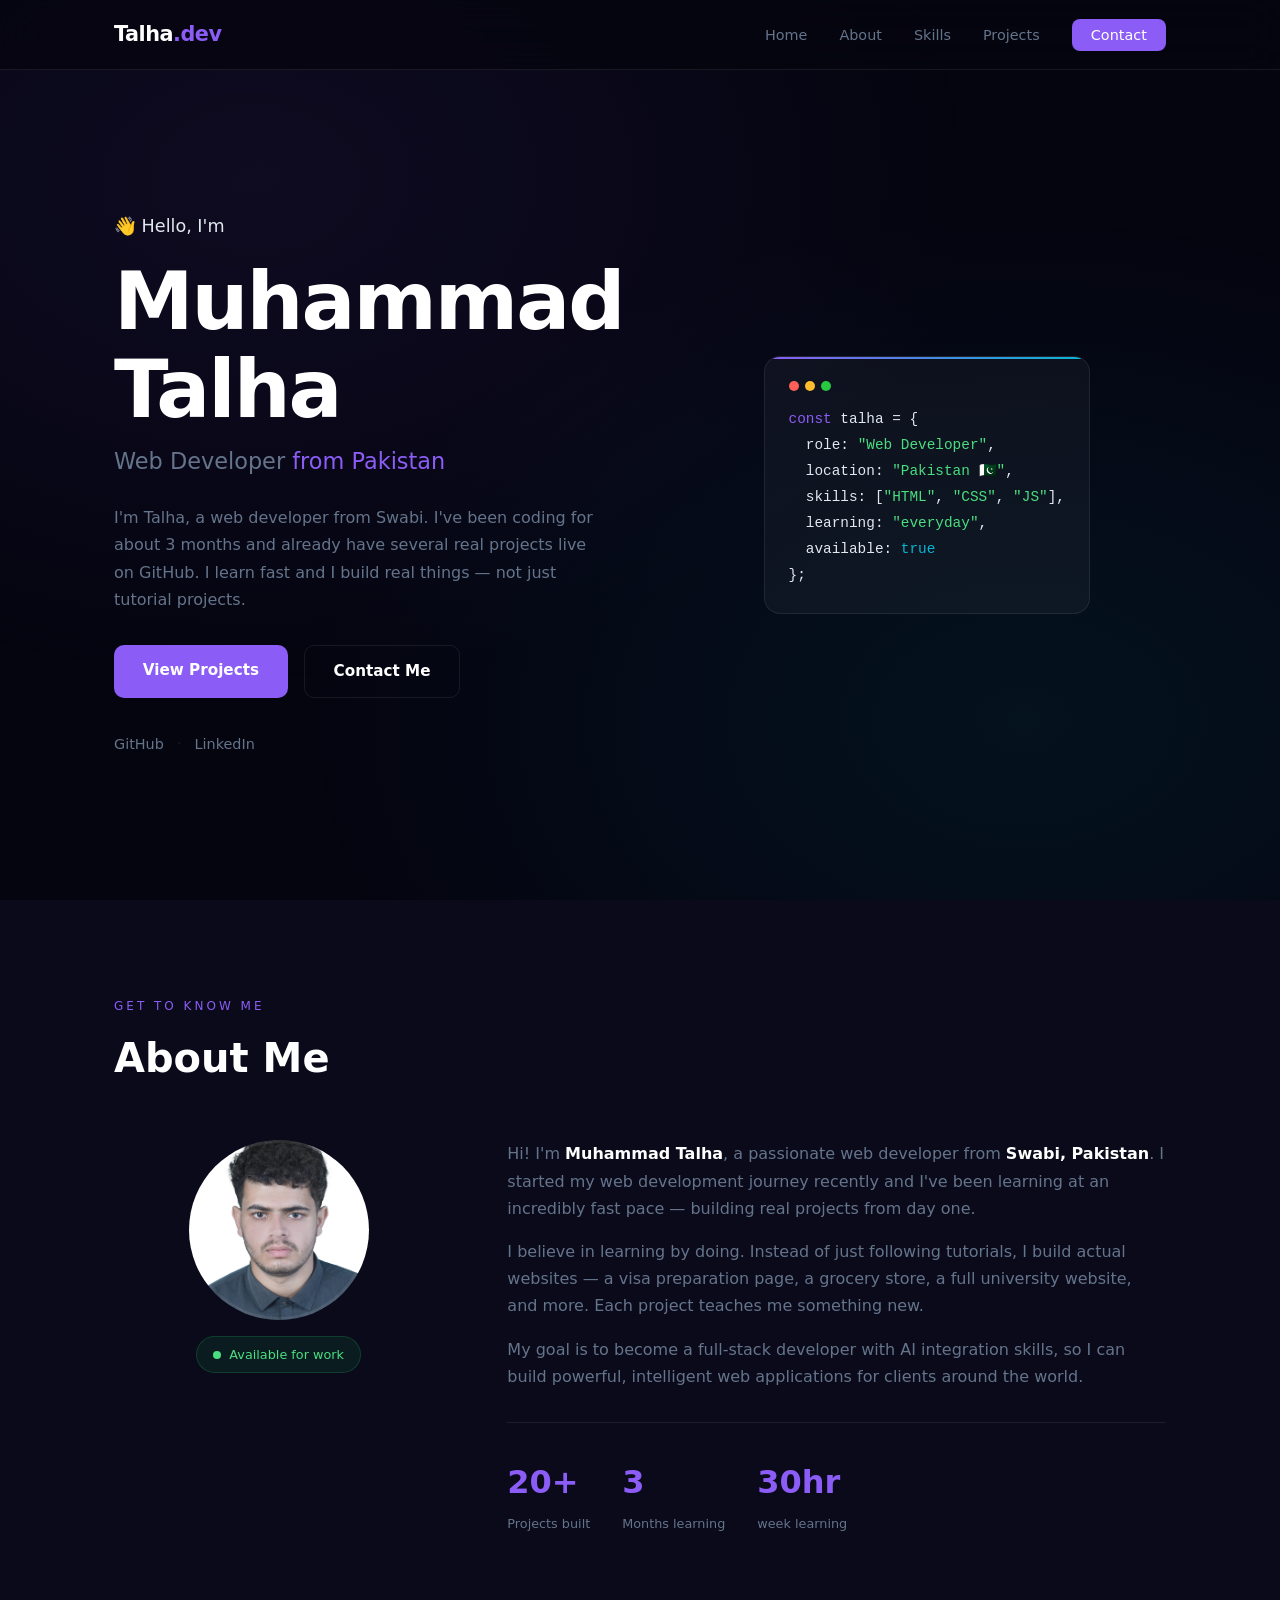
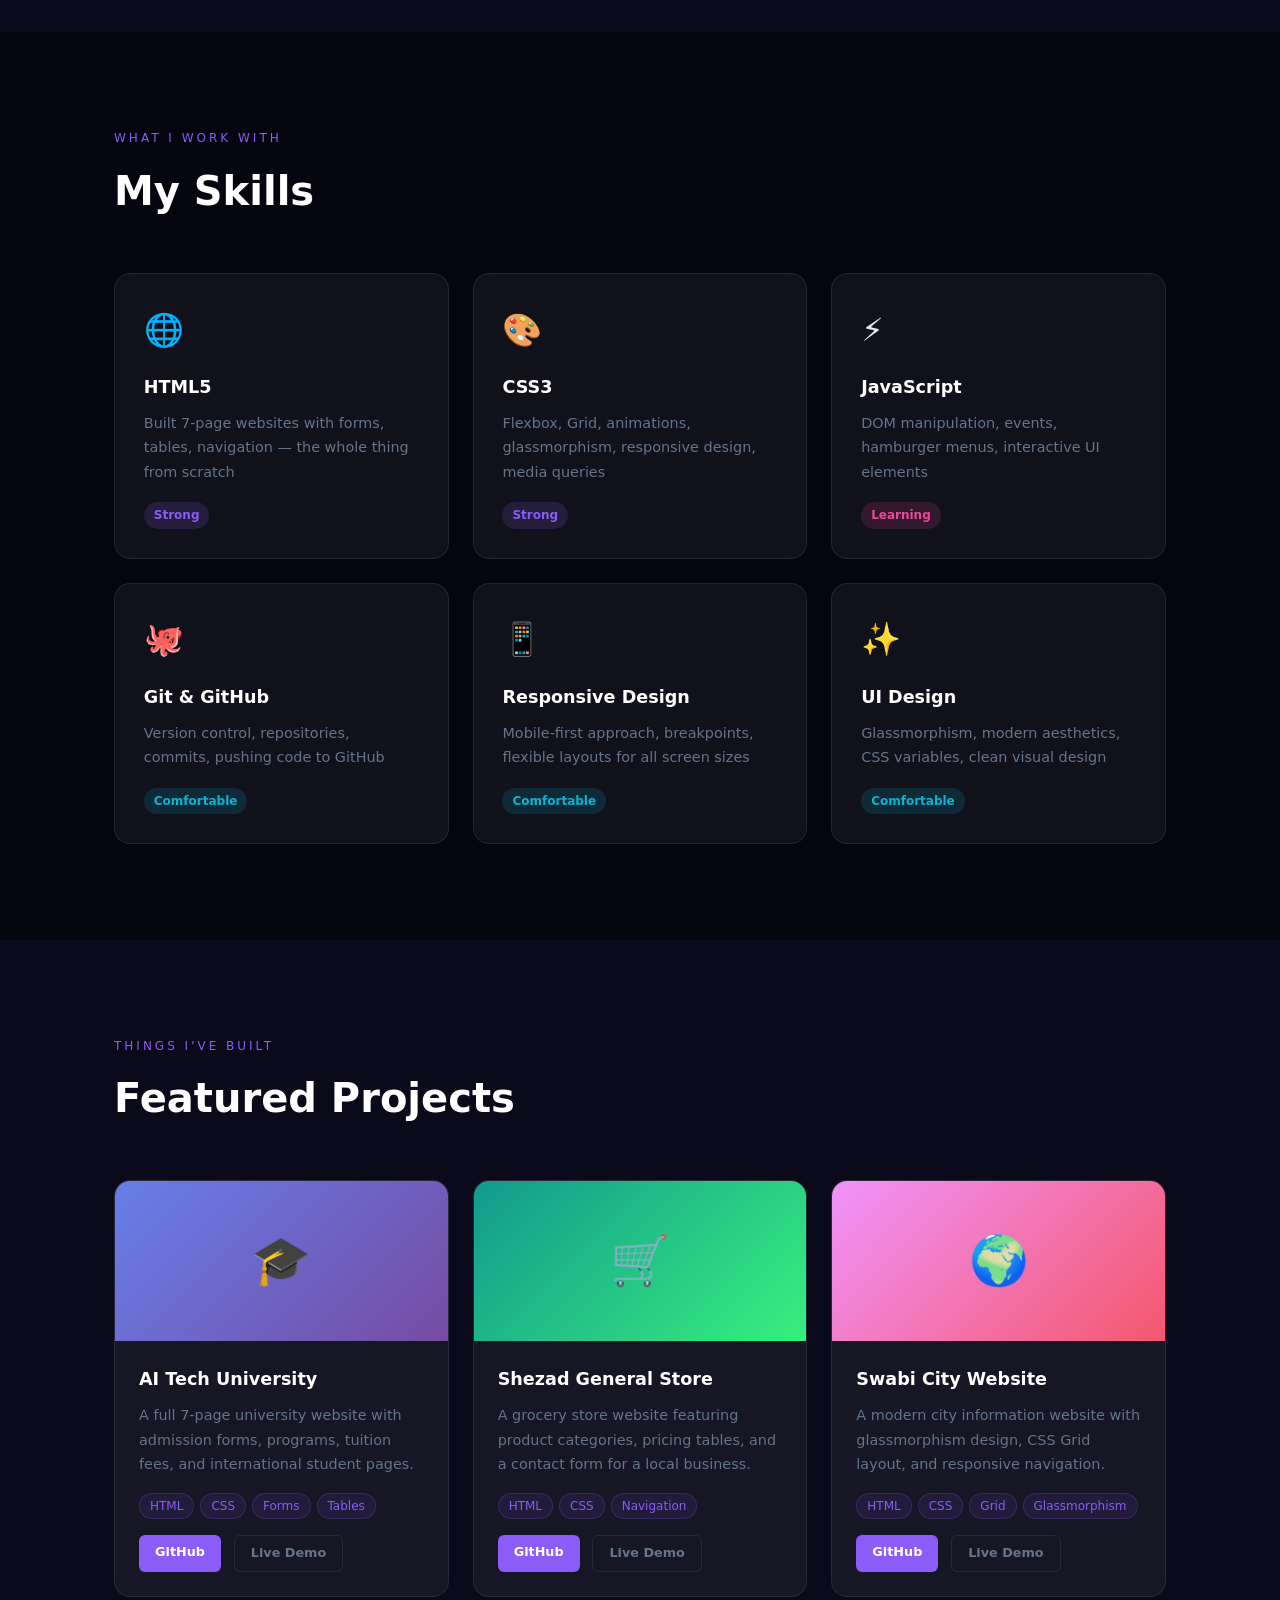
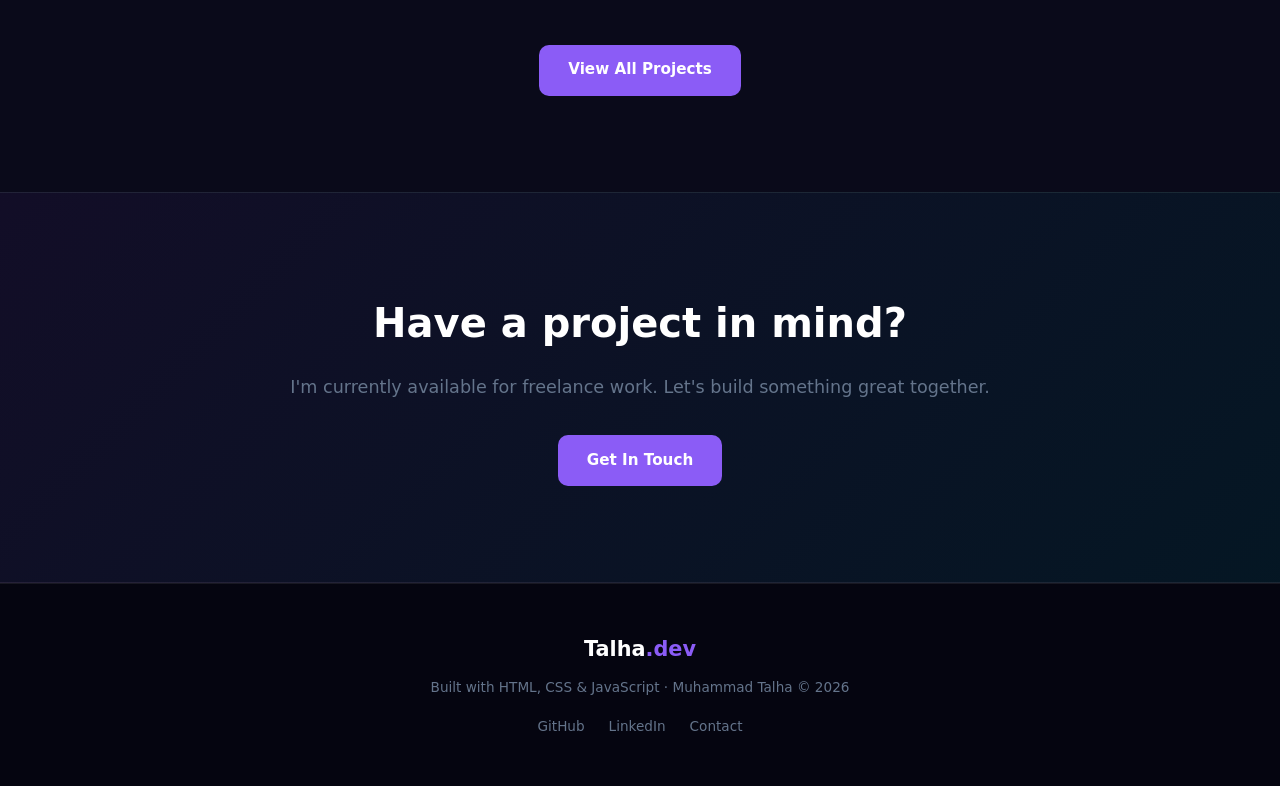
<file: index.html>
<!DOCTYPE html>
<html lang="en">
<head>
    <meta charset="UTF-8">
    <meta name="viewport" content="width=device-width, initial-scale=1.0">
    <meta name="description" content="Muhammad Talha — Web Developer from Swabi, Pakistan. Building clean, modern websites.">
    <title>Talha.dev — Web Developer</title>
    <link rel="stylesheet" href="main.css">
</head>
<body>

    <!-- NAV -->
    <nav id="navbar">
        <div class="nav-container">
            <a href="index.html" class="nav-logo">Talha<span>.dev</span></a>
            <ul class="nav-links" id="nav-links">
                <li><a href="#home">Home</a></li>
                <li><a href="#about">About</a></li>
                <li><a href="#skills">Skills</a></li>
                <li><a href="projects.html">Projects</a></li>
                <li><a href="contact.html" class="nav-cta">Contact</a></li>
            </ul>
            <button class="hamburger" id="hamburger" aria-label="Toggle menu">
                <span></span>
                <span></span>
                <span></span>
            </button>
        </div>
    </nav>

    <!-- HERO -->
    <section class="hero" id="home">
        <div class="hero-content">
            <p class="hero-eyebrow">👋 Hello, I'm</p>
            <h1 class="hero-name">Muhammad Talha</h1>
            <p class="hero-title">Web Developer <span class="accent">from Pakistan</span></p>
            <p class="hero-bio">I'm Talha, a web developer from Swabi. I've been 
coding for about 3 months and already have several real 
projects live on GitHub. I learn fast and I build 
real things — not just tutorial projects.</p>
            <div class="hero-btns">
                <a href="projects.html" class="btn btn-primary">View Projects</a>
                <a href="contact.html" class="btn btn-secondary">Contact Me</a>
            </div>
            <div class="hero-socials">
                <a href="https://github.com/talha-dotdev" target="_blank" class="social-link">GitHub</a>
                <span class="social-divider">·</span>
                <a href="https://www.linkedin.com/in/muhammad-talha-b890803ab?" target="_blank" class="social-link">LinkedIn</a>
            </div>
        </div>
        <div class="hero-decoration">
            <div class="code-card">
                <div class="code-dots">
                    <span></span><span></span><span></span>
                </div>
                <pre><code><span class="c-purple">const</span> talha = {
  role: <span class="c-green">"Web Developer"</span>,
  location: <span class="c-green">"Pakistan 🇵🇰"</span>,
  skills: [<span class="c-green">"HTML"</span>, <span class="c-green">"CSS"</span>, <span class="c-green">"JS"</span>],
  learning: <span class="c-green">"everyday"</span>,
  available: <span class="c-cyan">true</span>
};</code></pre>
            </div>
        </div>
    </section>

    <!-- ABOUT -->
    <section class="about section" id="about">
        <div class="container">
            <p class="section-eyebrow">Get to know me</p>
            <h2 class="section-title">About Me</h2>
            <div class="about-grid">
                <div class="about-img-wrap">
                    <div class="about-img-placeholder">
            
                    </div>
                    <div class="about-badge">
                        <span class="badge-dot"></span>
                        Available for work
                    </div>
                </div>
                <div class="about-content">
                    <p>Hi! I'm <strong>Muhammad Talha</strong>, a passionate web developer from <strong>Swabi, Pakistan</strong>. I started my web development journey recently and I've been learning at an incredibly fast pace — building real projects from day one.</p>
                    <p>I believe in learning by doing. Instead of just following tutorials, I build actual websites — a visa preparation page, a grocery store, a full university website, and more. Each project teaches me something new.</p>
                    <p>My goal is to become a full-stack developer with AI integration skills, so I can build powerful, intelligent web applications for clients around the world.</p>
                    <div class="about-stats">
                        <div class="stat">
                            <span class="stat-num">20+</span>
                            <span class="stat-label">Projects built</span>
                        </div>
                        <div class="stat">
                            <span class="stat-num">3</span>
                            <span class="stat-label">Months learning</span>
                        </div>
                        <div class="stat">
                            <span class="stat-num">30hr</span>
                            <span class="stat-label">week learning</span>
                        </div>
                    </div>
                </div>
            </div>
        </div>
    </section>

    <!-- SKILLS -->
    <section class="skills section" id="skills">
        <div class="container">
            <p class="section-eyebrow">What I work with</p>
            <h2 class="section-title">My Skills</h2>
            <div class="skills-grid">
                <div class="skill-card">
                    <div class="skill-icon">🌐</div>
                    <h3>HTML5</h3>
                    <p>Built 7-page websites with forms, tables, 
navigation — the whole thing from scratch</p>
                    <span class="skill-level skill-strong">Strong</span>
                </div>
                <div class="skill-card">
                    <div class="skill-icon">🎨</div>
                    <h3>CSS3</h3>
                    <p>Flexbox, Grid, animations, glassmorphism, responsive design, media queries</p>
                    <span class="skill-level skill-strong">Strong</span>
                </div>
                <div class="skill-card">
                    <div class="skill-icon">⚡</div>
                    <h3>JavaScript</h3>
                    <p>DOM manipulation, events, hamburger menus, interactive UI elements</p>
                    <span class="skill-level skill-learning">Learning</span>
                </div>
                <div class="skill-card">
                    <div class="skill-icon">🐙</div>
                    <h3>Git & GitHub</h3>
                    <p>Version control, repositories, commits, pushing code to GitHub</p>
                    <span class="skill-level skill-medium">Comfortable</span>
                </div>
                <div class="skill-card">
                    <div class="skill-icon">📱</div>
                    <h3>Responsive Design</h3>
                    <p>Mobile-first approach, breakpoints, flexible layouts for all screen sizes</p>
                    <span class="skill-level skill-medium">Comfortable</span>
                </div>
                <div class="skill-card">
                    <div class="skill-icon">✨</div>
                    <h3>UI Design</h3>
                    <p>Glassmorphism, modern aesthetics, CSS variables, clean visual design</p>
                    <span class="skill-level skill-medium">Comfortable</span>
                </div>
            </div>
        </div>
    </section>

    <!-- PROJECTS PREVIEW -->
    <section class="projects-preview section">
        <div class="container">
            <p class="section-eyebrow">Things I've built</p>
            <h2 class="section-title">Featured Projects</h2>
            <div class="projects-grid">
                <div class="project-card">
                    <div class="project-img" style="background: linear-gradient(135deg, #667eea, #764ba2);">
                        <span>🎓</span>
                    </div>
                    <div class="project-content">
                        <h3>AI Tech University</h3>
                        <p>A full 7-page university website with admission forms, programs, tuition fees, and international student pages.</p>
                        <div class="project-tags">
                            <span class="tag">HTML</span>
                            <span class="tag">CSS</span>
                            <span class="tag">Forms</span>
                            <span class="tag">Tables</span>
                        </div>
                        <div class="project-links">
                            <a href="https://github.com/talha-dotdev/ai-tech-university" target="_blank" class="btn-sm">GitHub</a>
                            <a href="https://talha-dotdev.github.io/ai-tech-university/" target="_blank" class="btn-sm btn-sm-outline">Live Demo</a>
                        </div>
                    </div>
                </div>
                <div class="project-card">
                    <div class="project-img" style="background: linear-gradient(135deg, #11998e, #38ef7d);">
                        <span>🛒</span>
                    </div>
                    <div class="project-content">
                        <h3>Shezad General Store</h3>
                        <p>A grocery store website featuring product categories, pricing tables, and a contact form for a local business.</p>
                        <div class="project-tags">
                            <span class="tag">HTML</span>
                            <span class="tag">CSS</span>
                            <span class="tag">Navigation</span>
                        </div>
                        <div class="project-links">
                            <a href="https://github.com/talha-dotdev" target="_blank" class="btn-sm">GitHub</a>
                            <a href="#" class="btn-sm btn-sm-outline">Live Demo</a>
                        </div>
                    </div>
                </div>
                <div class="project-card">
                    <div class="project-img" style="background: linear-gradient(135deg, #f093fb, #f5576c);">
                        <span>🌍</span>
                    </div>
                    <div class="project-content">
                        <h3>Swabi City Website</h3>
                        <p>A modern city information website with glassmorphism design, CSS Grid layout, and responsive navigation.</p>
                        <div class="project-tags">
                            <span class="tag">HTML</span>
                            <span class="tag">CSS</span>
                            <span class="tag">Grid</span>
                            <span class="tag">Glassmorphism</span>
                        </div>
                        <div class="project-links">
                            <a href="https://github.com/talha-dotdev" target="_blank" class="btn-sm">GitHub</a>
                            <a href="#" class="btn-sm btn-sm-outline">Live Demo</a>
                        </div>
                    </div>
                </div>
            </div>
            <div class="projects-cta">
                <a href="projects.html" class="btn btn-primary">View All Projects</a>
            </div>
        </div>
    </section>

    <!-- CTA BANNER -->
    <section class="cta-banner">
        <div class="container">
            <h2>Have a project in mind?</h2>
            <p>I'm currently available for freelance work. Let's build something great together.</p>
            <a href="contact.html" class="btn btn-primary">Get In Touch</a>
        </div>
    </section>

    <!-- FOOTER -->
    <footer>
        <div class="container">
            <p class="footer-logo">Talha<span>.dev</span></p>
            <p class="footer-text">Built with HTML, CSS & JavaScript · Muhammad Talha © 2026</p>
            <div class="footer-links">
                <a href="https://github.com/talha-dotdev" target="_blank">GitHub</a>
                <a href="https://www.linkedin.com/in/muhammad-talha-b890803ab?" target="_blank">LinkedIn</a>
                <a href="contact.html">Contact</a>
            </div>
        </div>
    </footer>

    <script src="main.js"></script>
</body>
</html>
</file>
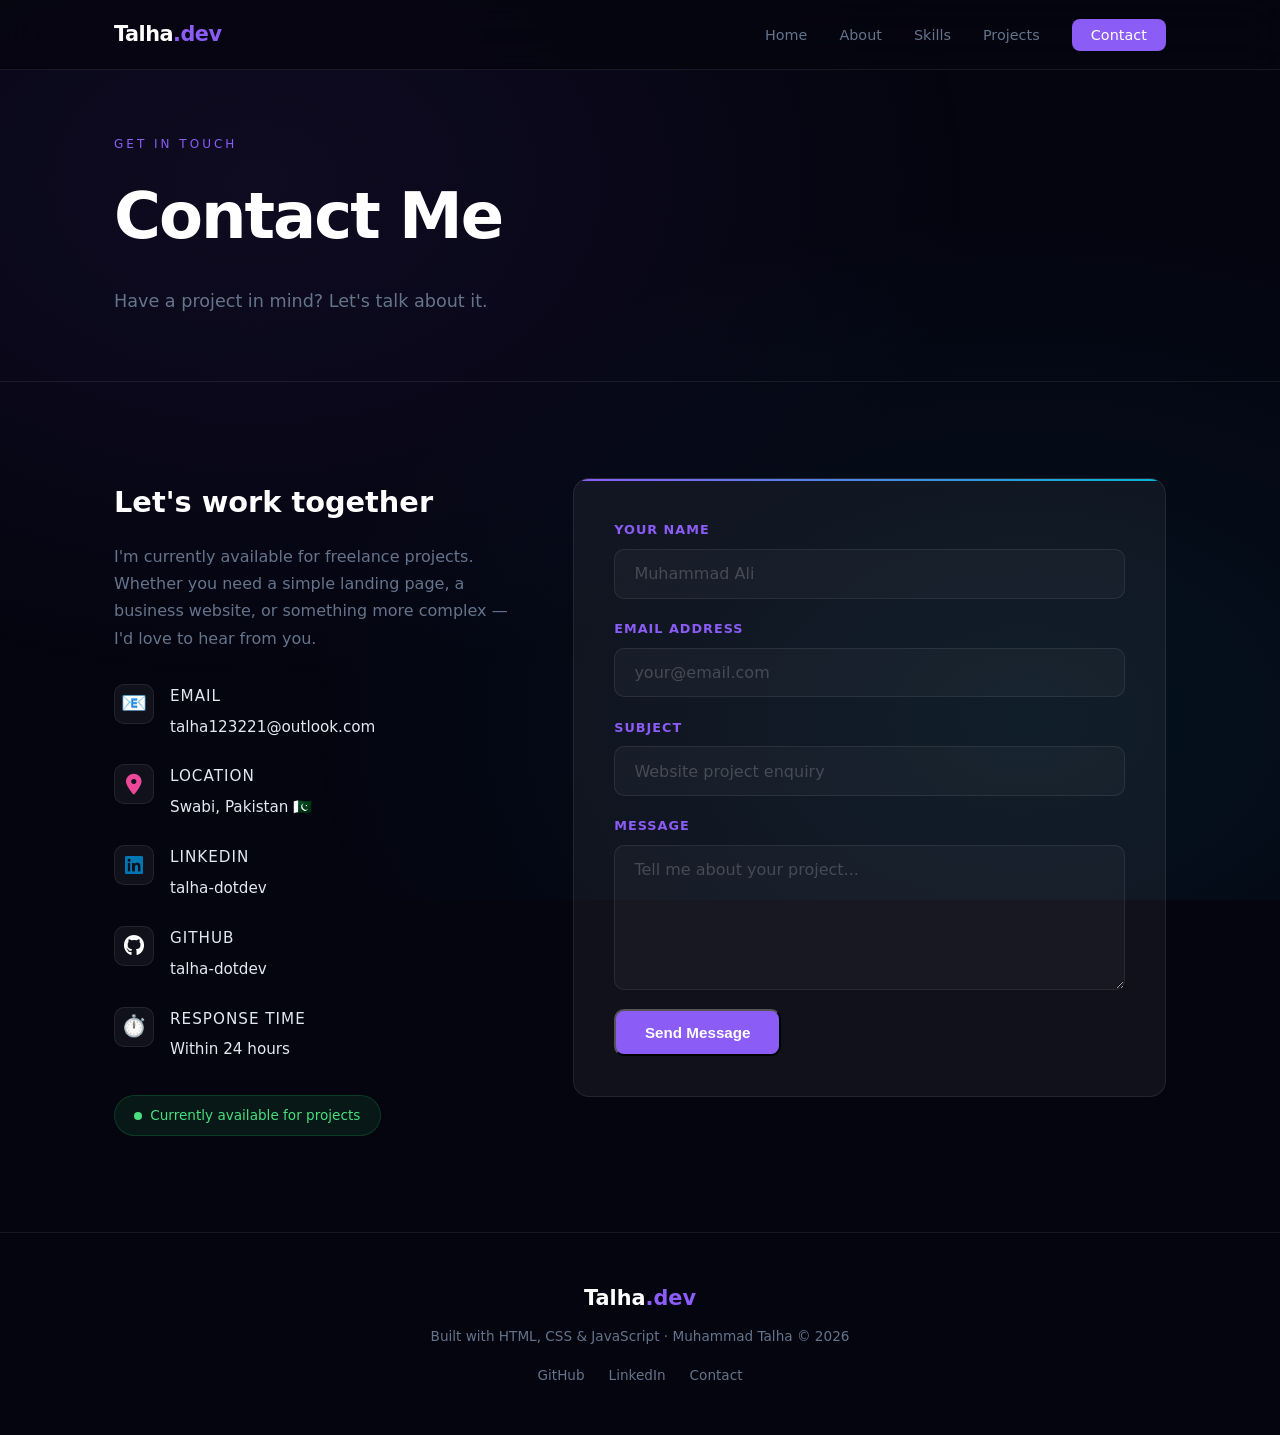
<file: contact.html>
<!DOCTYPE html>
<html lang="en">
<head>
    <meta charset="UTF-8">
    <meta name="viewport" content="width=device-width, initial-scale=1.0">
    <title>Contact — Talha.dev</title>
    <link rel="stylesheet" href="main.css">
    <link rel="stylesheet" href="https://cdnjs.cloudflare.com/ajax/libs/font-awesome/6.5.0/css/all.min.css">
</head>
<body>

    <!-- NAV -->
    <nav id="navbar">
        <div class="nav-container">
            <a href="index.html" class="nav-logo">Talha<span>.dev</span></a>
            <ul class="nav-links" id="nav-links">
                <li><a href="index.html">Home</a></li>
                <li><a href="index.html#about">About</a></li>
                <li><a href="index.html#skills">Skills</a></li>
                <li><a href="projects.html">Projects</a></li>
                <li><a href="contact.html" class="nav-cta">Contact</a></li>
            </ul>
            <button class="hamburger" id="hamburger" aria-label="Toggle menu">
                <span></span><span></span><span></span>
            </button>
        </div>
    </nav>

    <!-- PAGE HERO -->
    <section class="page-hero">
        <div class="container">
            <p class="section-eyebrow">Get in touch</p>
            <h1 class="page-title">Contact Me</h1>
            <p class="page-subtitle">Have a project in mind? Let's talk about it.</p>
        </div>
    </section>

    <!-- CONTACT -->
    <section class="section">
        <div class="container">
            <div class="contact-grid">

                <!-- INFO -->
                <div class="contact-info">
                    <h2>Let's work together</h2>
                    <p>I'm currently available for freelance projects. Whether you need a simple landing page, a business website, or something more complex — I'd love to hear from you.</p>

                    <div class="contact-items">
                        <div class="contact-item">
                            <div class="contact-icon">📧</div>
                            <div>
                                <span class="contact-label">Email</span>
                                <a href="mailto:talha123221@outlook.com">talha123221@outlook.com</a>
                            </div>
                        </div>
                        <div class="contact-item">
                            <div class="contact-icon"> <i class="fa-solid fa-location-dot" style="color:#ec4899; font-size:1.3rem;"></i></div>
                            <div>
                                <span class="contact-label">Location</span>
                                <span>Swabi, Pakistan 🇵🇰</span>
                            </div>
                        </div>
                        <div class="contact-item">
                            <div class="contact-icon"><i class="fa-brands fa-linkedin" style="color:#0077b5; font-size:1.3rem;"></i></div>
                            <div>
                                <span class="contact-label">Linkedin</span>
                                 <a href="https://www.linkedin.com/in/muhammad-talha-b890803ab?" target="_blank">talha-dotdev</a>
                            </div>
                        </div>
                        <div class="contact-item">
                            <div class="contact-icon"><i class="fa-brands fa-github" style="color:#fff; font-size:1.3rem;"></i></div>
                            <div>
                                <span class="contact-label">GitHub</span>
                                <a href="https://github.com/talha-dotdev" target="_blank">talha-dotdev</a>
                            </div>
                        </div>
                        <div class="contact-item">
                            <div class="contact-icon">⏱️</div>
                            <div>
                                <span class="contact-label">Response time</span>
                                <span>Within 24 hours</span>
                            </div>
                        </div>
                    </div>

                    <div class="availability">
                        <span class="badge-dot"></span>
                        Currently available for projects
                    </div>
                </div>

                
<div class="contact-form-wrap">
    <form class="contact-form" id="contact-form" action="https://formspree.io/f/xojgaygw" method="POST">
        <input type="hidden" name="_replyto" value="talha123221@outlook.com">
        
        <div class="form-group">
            <label for="name">Your Name</label>
            <input type="text" id="name" name="name" placeholder="Muhammad Ali" required>
        </div>

        <div class="form-group">
            <label for="email">Email Address</label>
            <input type="email" id="email" name="email" placeholder="your@email.com" required>
        </div>

        <div class="form-group">
            <label for="subject">Subject</label>
            <input type="text" id="subject" name="subject" placeholder="Website project enquiry">
        </div>

        <div class="form-group">
            <label for="message">Message</label>
            <textarea id="message" name="message" rows="6" placeholder="Tell me about your project..." required></textarea>
        </div>

        <button type="submit" class="btn btn-primary" id="submit-btn">Send Message</button>
        <p class="form-success" id="form-success">✅ Message sent! I'll get back to you soon.</p>

    </form>
</div>
    </section>

    <!-- FOOTER -->
    <footer>
        <div class="container">
            <p class="footer-logo">Talha<span>.dev</span></p>
            <p class="footer-text">Built with HTML, CSS & JavaScript · Muhammad Talha © 2026</p>
            <div class="footer-links">
                <a href="https://github.com/talha-dotdev" target="_blank">GitHub</a>
                <a href="https://www.linkedin.com/in/muhammad-talha-b890803ab?" target="_blank">LinkedIn</a>
                <a href="contact.html">Contact</a>
            </div>
        </div>
    </footer>

    <script src="main.js"></script>
</body>
</html>
</file>
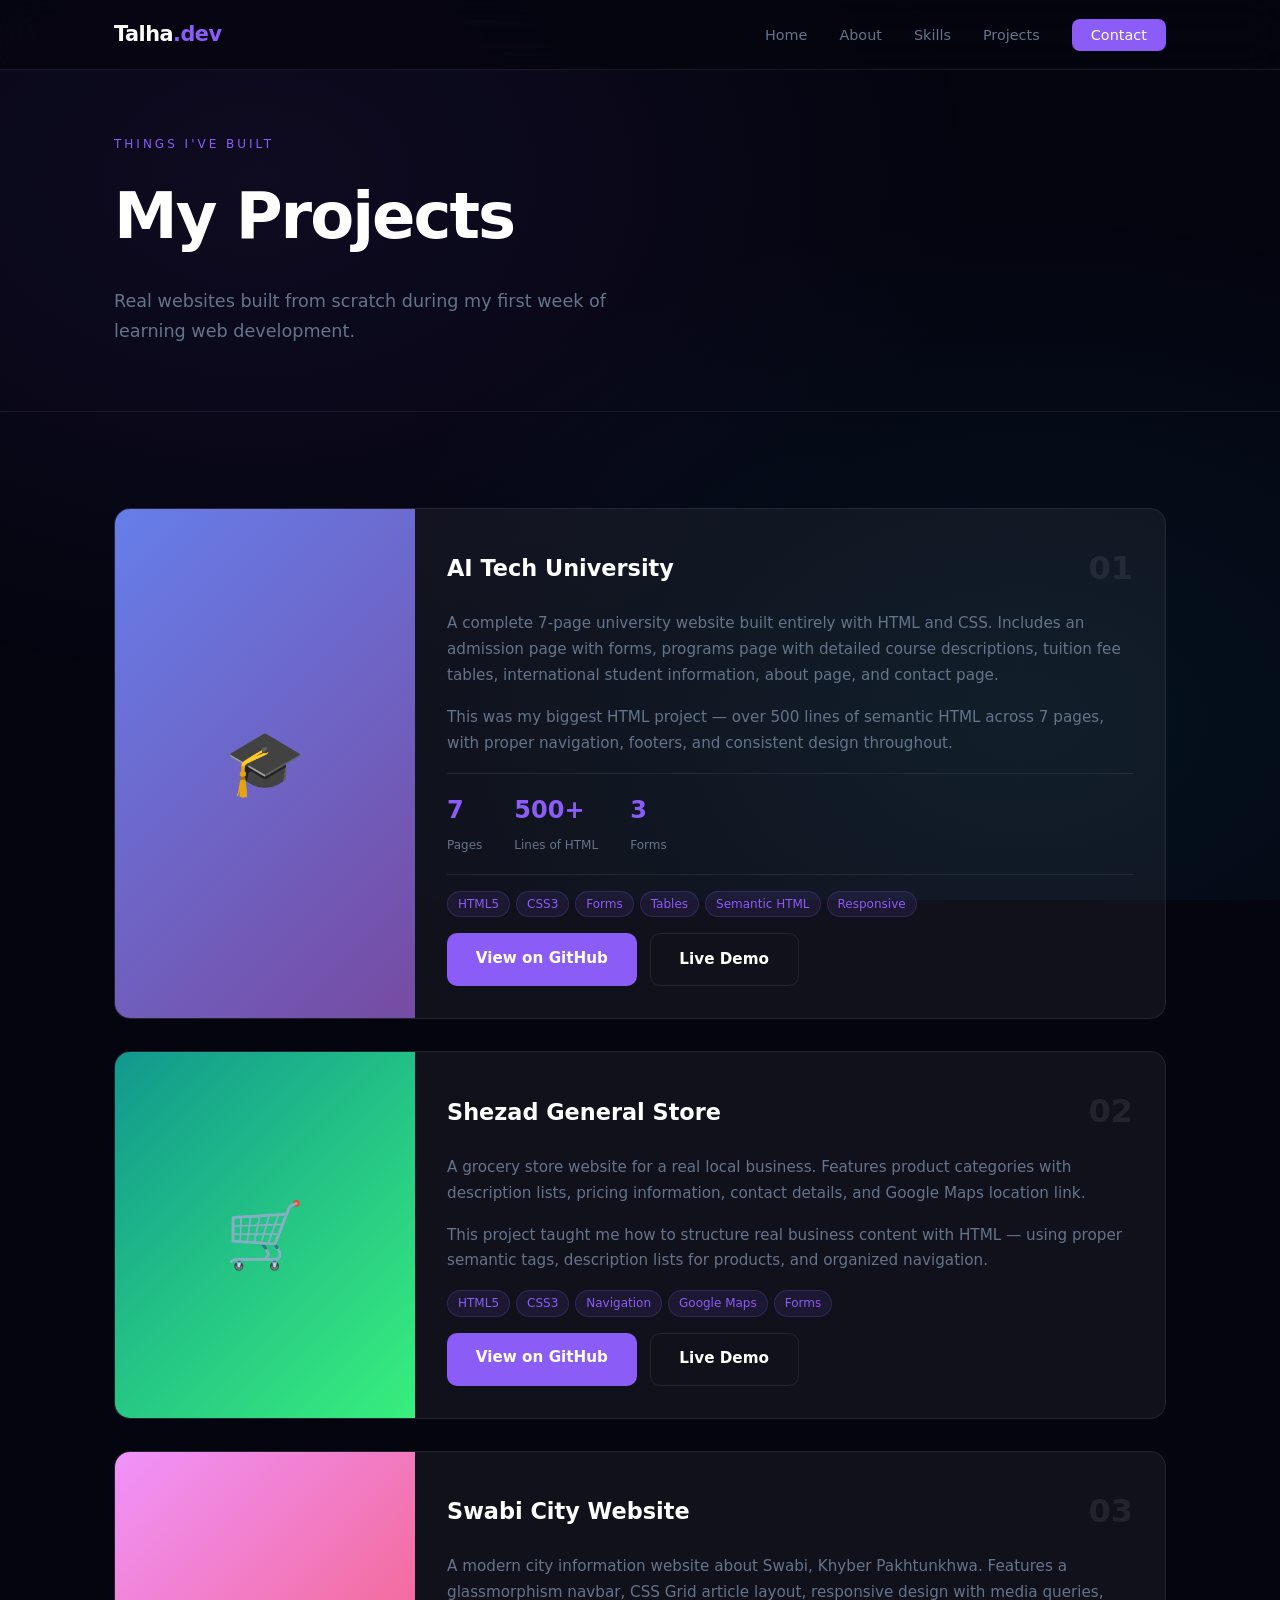
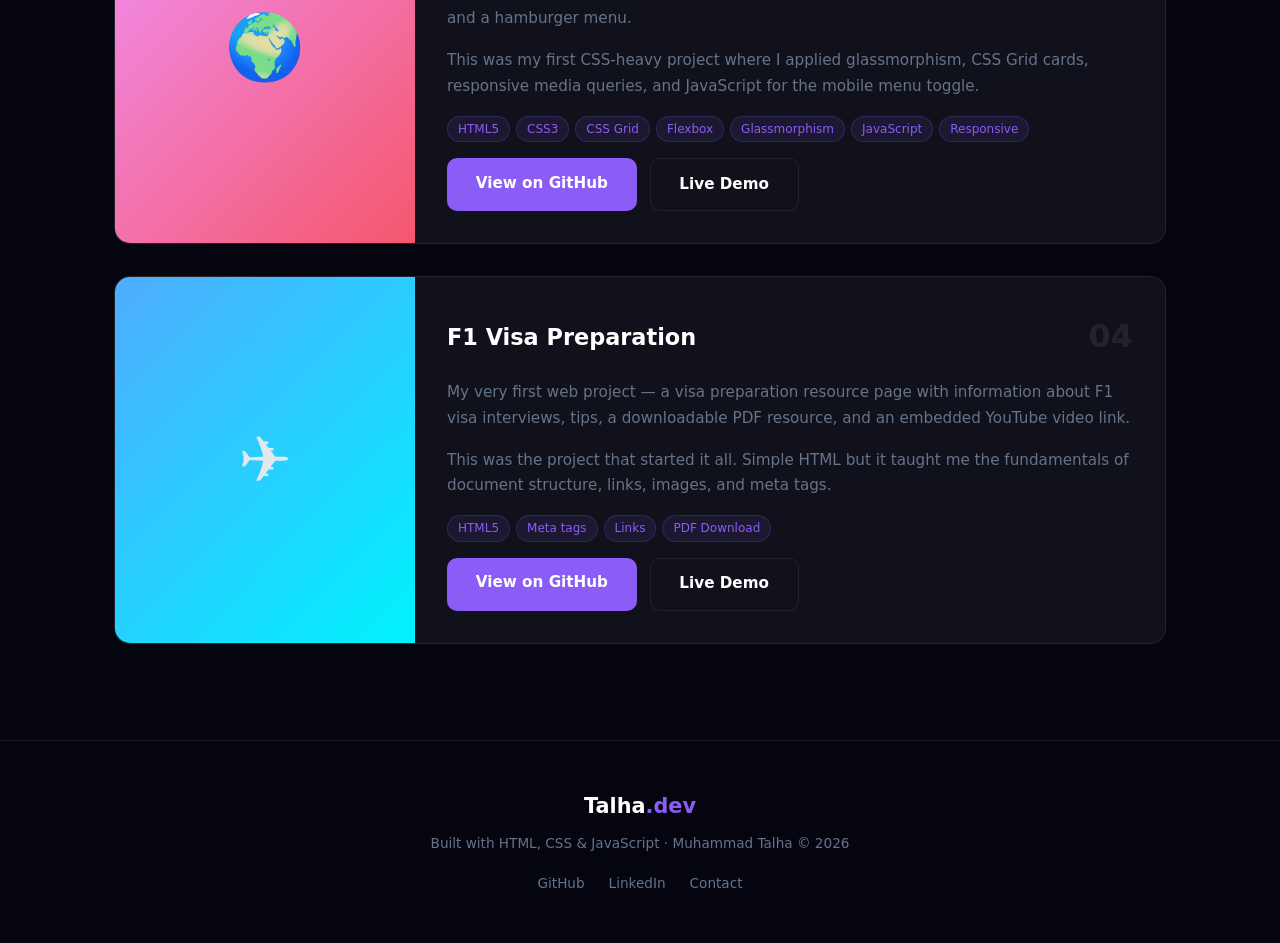
<file: projects.html>
<!DOCTYPE html>
<html lang="en">
<head>
    <meta charset="UTF-8">
    <meta name="viewport" content="width=device-width, initial-scale=1.0">
    <title>Projects — Talha.dev</title>
    <link rel="stylesheet" href="main.css">
</head>
<body>

    <!-- NAV -->
    <nav id="navbar">
        <div class="nav-container">
            <a href="index.html" class="nav-logo">Talha<span>.dev</span></a>
            <ul class="nav-links" id="nav-links">
                <li><a href="index.html">Home</a></li>
                <li><a href="index.html#about">About</a></li>
                <li><a href="index.html#skills">Skills</a></li>
                <li><a href="projects.html">Projects</a></li>
                <li><a href="contact.html" class="nav-cta">Contact</a></li>
            </ul>
            <button class="hamburger" id="hamburger" aria-label="Toggle menu">
                <span></span><span></span><span></span>
            </button>
        </div>
    </nav>

    <!-- PAGE HERO -->
    <section class="page-hero">
        <div class="container">
            <p class="section-eyebrow">Things I've built</p>
            <h1 class="page-title">My Projects</h1>
            <p class="page-subtitle">Real websites built from scratch during my first week of learning web development.</p>
        </div>
    </section>

    <!-- ALL PROJECTS -->
    <section class="section">
        <div class="container">
            <div class="projects-grid-full">

                <div class="project-card-full">
                    <div class="project-img-full" style="background: linear-gradient(135deg, #667eea, #764ba2);">
                        <span>🎓</span>
                    </div>
                    <div class="project-content-full">
                        <div class="project-header">
                            <h2>AI Tech University</h2>
                            <span class="project-num">01</span>
                        </div>
                        <p>A complete 7-page university website built entirely with HTML and CSS. Includes an admission page with forms, programs page with detailed course descriptions, tuition fee tables, international student information, about page, and contact page.</p>
                        <p>This was my biggest HTML project — over 500 lines of semantic HTML across 7 pages, with proper navigation, footers, and consistent design throughout.</p>
                        <div class="project-highlights">
                            <div class="highlight">
                                <span class="h-num">7</span>
                                <span class="h-label">Pages</span>
                            </div>
                            <div class="highlight">
                                <span class="h-num">500+</span>
                                <span class="h-label">Lines of HTML</span>
                            </div>
                            <div class="highlight">
                                <span class="h-num">3</span>
                                <span class="h-label">Forms</span>
                            </div>
                        </div>
                        <div class="project-tags">
                            <span class="tag">HTML5</span>
                            <span class="tag">CSS3</span>
                            <span class="tag">Forms</span>
                            <span class="tag">Tables</span>
                            <span class="tag">Semantic HTML</span>
                            <span class="tag">Responsive</span>
                        </div>
                        <div class="project-links">
                            <a href="https://github.com/talha-dotdev/ai-tech-university" target="_blank" class="btn btn-primary">View on GitHub</a>
                            <a href="https://talha-dotdev.github.io/ai-tech-university/" target="_blank" class="btn btn-secondary">Live Demo</a>
                        </div>
                    </div>
                </div>

                <div class="project-card-full">
                    <div class="project-img-full" style="background: linear-gradient(135deg, #11998e, #38ef7d);">
                        <span>🛒</span>
                    </div>
                    <div class="project-content-full">
                        <div class="project-header">
                            <h2>Shezad General Store</h2>
                            <span class="project-num">02</span>
                        </div>
                        <p>A grocery store website for a real local business. Features product categories with description lists, pricing information, contact details, and Google Maps location link.</p>
                        <p>This project taught me how to structure real business content with HTML — using proper semantic tags, description lists for products, and organized navigation.</p>
                        <div class="project-tags">
                            <span class="tag">HTML5</span>
                            <span class="tag">CSS3</span>
                            <span class="tag">Navigation</span>
                            <span class="tag">Google Maps</span>
                            <span class="tag">Forms</span>
                        </div>
                        <div class="project-links">
                            <a href="https://github.com/talha-dotdev" target="_blank" class="btn btn-primary">View on GitHub</a>
                            <a href="#" class="btn btn-secondary">Live Demo</a>
                        </div>
                    </div>
                </div>

                <div class="project-card-full">
                    <div class="project-img-full" style="background: linear-gradient(135deg, #f093fb, #f5576c);">
                        <span>🌍</span>
                    </div>
                    <div class="project-content-full">
                        <div class="project-header">
                            <h2>Swabi City Website</h2>
                            <span class="project-num">03</span>
                        </div>
                        <p>A modern city information website about Swabi, Khyber Pakhtunkhwa. Features a glassmorphism navbar, CSS Grid article layout, responsive design with media queries, and a hamburger menu.</p>
                        <p>This was my first CSS-heavy project where I applied glassmorphism, CSS Grid cards, responsive media queries, and JavaScript for the mobile menu toggle.</p>
                        <div class="project-tags">
                            <span class="tag">HTML5</span>
                            <span class="tag">CSS3</span>
                            <span class="tag">CSS Grid</span>
                            <span class="tag">Flexbox</span>
                            <span class="tag">Glassmorphism</span>
                            <span class="tag">JavaScript</span>
                            <span class="tag">Responsive</span>
                        </div>
                        <div class="project-links">
                            <a href="https://github.com/talha-dotdev" target="_blank" class="btn btn-primary">View on GitHub</a>
                            <a href="#" class="btn btn-secondary">Live Demo</a>
                        </div>
                    </div>
                </div>

                <div class="project-card-full">
                    <div class="project-img-full" style="background: linear-gradient(135deg, #4facfe, #00f2fe);">
                        <span>✈️</span>
                    </div>
                    <div class="project-content-full">
                        <div class="project-header">
                            <h2>F1 Visa Preparation</h2>
                            <span class="project-num">04</span>
                        </div>
                        <p>My very first web project — a visa preparation resource page with information about F1 visa interviews, tips, a downloadable PDF resource, and an embedded YouTube video link.</p>
                        <p>This was the project that started it all. Simple HTML but it taught me the fundamentals of document structure, links, images, and meta tags.</p>
                        <div class="project-tags">
                            <span class="tag">HTML5</span>
                            <span class="tag">Meta tags</span>
                            <span class="tag">Links</span>
                            <span class="tag">PDF Download</span>
                        </div>
                        <div class="project-links">
                            <a href="https://github.com/talha-dotdev" target="_blank" class="btn btn-primary">View on GitHub</a>
                            <a href="#" class="btn btn-secondary">Live Demo</a>
                        </div>
                    </div>
                </div>

            </div>
        </div>
    </section>

    <!-- FOOTER -->
    <footer>
        <div class="container">
            <p class="footer-logo">Talha<span>.dev</span></p>
            <p class="footer-text">Built with HTML, CSS & JavaScript · Muhammad Talha © 2026</p>
            <div class="footer-links">
                <a href="https://github.com/talha-dotdev" target="_blank">GitHub</a>
                <a href="https://www.linkedin.com/in/muhammad-talha-b890803ab?" target="_blank">LinkedIn</a>
                <a href="contact.html">Contact</a>
            </div>
        </div>
    </footer>

    <script src="main.js"></script>
</body>
</html>
</file>
<file: main.css>
/* ── CSS VARIABLES ── */
:root {
    --bg: #050510;
    --bg-2: #0a0a1a;
    --surface: rgba(255, 255, 255, 0.05);
    --border: rgba(255, 255, 255, 0.08);
    --border-hover: rgba(139, 92, 246, 0.4);
    --text: #e2e8f0;
    --muted: #64748b;
    --white: #ffffff;
    --purple: #8b5cf6;
    --cyan: #06b6d4;
    --pink: #ec4899;
    --radius: 16px;
    --nav-height: 70px;
}

/* ── RESET ── */
*, *::before, *::after {
    margin: 0;
    padding: 0;
    box-sizing: border-box;
}

/* ── SCROLLBAR ── */
::-webkit-scrollbar { width: 4px; }
::-webkit-scrollbar-track { background: var(--bg); }
::-webkit-scrollbar-thumb { background: var(--purple); border-radius: 10px; }
::selection { background: var(--purple); color: #fff; }

/* ── BODY ── */
html { scroll-behavior: smooth; }

body {
    font-family: 'Segoe UI', system-ui, sans-serif;
    background: var(--bg);
    color: var(--text);
    line-height: 1.7;
    font-size: 1rem;
    overflow-x: hidden;
}

/* ── BACKGROUND GLOW ── */
body::before {
    content: '';
    position: fixed;
    inset: 0;
    background:
        radial-gradient(ellipse at 20% 20%, rgba(139,92,246,0.08) 0%, transparent 50%),
        radial-gradient(ellipse at 80% 80%, rgba(6,182,212,0.08) 0%, transparent 50%);
    z-index: -1;
    pointer-events: none;
}

/* ── CONTAINER ── */
.container {
    max-width: 1100px;
    margin: 0 auto;
    padding: 0 1.5rem;
}

/* ── SECTION ── */
.section {
    padding: 6rem 0;
}

.section-eyebrow {
    font-size: 0.75rem;
    letter-spacing: 3px;
    text-transform: uppercase;
    color: var(--purple);
    margin-bottom: 0.5rem;
    display: block;
}

.section-title {
    font-size: clamp(1.8rem, 4vw, 2.5rem);
    font-weight: 700;
    color: var(--white);
    margin-bottom: 3rem;
}

/* ── NAV ── */
nav {
    position: fixed;
    top: 0;
    left: 0;
    width: 100%;
    z-index: 999;
    height: var(--nav-height);
    display: flex;
    align-items: center;
    background: rgba(5, 5, 16, 0.8);
    backdrop-filter: blur(20px);
    -webkit-backdrop-filter: blur(20px);
    border-bottom: 1px solid var(--border);
    transition: all 0.3s ease;
}

.nav-container {
    max-width: 1100px;
    margin: 0 auto;
    padding: 0 1.5rem;
    width: 100%;
    display: flex;
    align-items: center;
    justify-content: space-between;
}

.nav-logo {
    font-size: 1.3rem;
    font-weight: 800;
    color: var(--white);
    text-decoration: none;
    letter-spacing: -0.5px;
}

.nav-logo span { color: var(--purple); }

.nav-links {
    display: flex;
    list-style: none;
    gap: 2rem;
    align-items: center;
}

.nav-links a {
    color: var(--muted);
    text-decoration: none;
    font-size: 0.9rem;
    font-weight: 500;
    transition: color 0.3s ease;
}

.nav-links a:hover { color: var(--white); }

.nav-cta {
    background: var(--purple) !important;
    color: var(--white) !important;
    padding: 0.5rem 1.2rem !important;
    border-radius: 8px !important;
}

.nav-cta:hover { background: #7c3aed !important; }

/* hamburger */
.hamburger {
    display: none;
    flex-direction: column;
    gap: 5px;
    background: none;
    border: none;
    cursor: pointer;
    padding: 4px;
}

.hamburger span {
    display: block;
    width: 24px;
    height: 2px;
    background: var(--white);
    border-radius: 2px;
    transition: all 0.3s ease;
}

.hamburger.active span:nth-child(1) { transform: rotate(45deg) translate(5px, 5px); }
.hamburger.active span:nth-child(2) { opacity: 0; }
.hamburger.active span:nth-child(3) { transform: rotate(-45deg) translate(5px, -5px); }

/* ── HERO ── */
.hero {
    min-height: 100vh;
    padding-top: var(--nav-height);
    display: flex;
    align-items: center;
    padding-left: 1.5rem;
    padding-right: 1.5rem;
    max-width: 1100px;
    margin: 0 auto;
    gap: 4rem;
}

.hero-content { flex: 1; }

.hero-eyebrow {
    font-size: 1.1rem;
    margin-bottom: 1rem;
    animation: fadeUp 0.6s 0.1s both;
}

.hero-name {
    font-size: clamp(2.5rem, 7vw, 5rem);
    font-weight: 900;
    line-height: 1.1;
    color: var(--white);
    letter-spacing: -2px;
    margin-bottom: 0.5rem;
    animation: fadeUp 0.6s 0.2s both;
}

.hero-title {
    font-size: clamp(1.1rem, 2.5vw, 1.4rem);
    color: var(--muted);
    margin-bottom: 1.5rem;
    animation: fadeUp 0.6s 0.3s both;
}

.accent { color: var(--purple); }

.hero-bio {
    color: var(--muted);
    max-width: 480px;
    margin-bottom: 2rem;
    animation: fadeUp 0.6s 0.4s both;
}

.hero-btns {
    display: flex;
    gap: 1rem;
    flex-wrap: wrap;
    margin-bottom: 2rem;
    animation: fadeUp 0.6s 0.5s both;
}

.hero-socials {
    display: flex;
    align-items: center;
    gap: 0.8rem;
    animation: fadeUp 0.6s 0.6s both;
}

.social-link {
    color: var(--muted);
    text-decoration: none;
    font-size: 0.9rem;
    transition: color 0.3s;
}

.social-link:hover { color: var(--cyan); }
.social-divider { color: var(--border); }

/* code card decoration */
.hero-decoration {
    flex: 1;
    display: flex;
    justify-content: center;
    animation: fadeUp 0.6s 0.4s both;
}

.code-card {
    background: rgba(255,255,255,0.04);
    border: 1px solid var(--border);
    border-radius: var(--radius);
    padding: 1.5rem;
    font-family: 'Courier New', monospace;
    font-size: 0.9rem;
    min-width: 280px;
    position: relative;
    overflow: hidden;
}

.code-card::before {
    content: '';
    position: absolute;
    top: 0; left: 0; right: 0;
    height: 2px;
    background: linear-gradient(90deg, var(--purple), var(--cyan));
}

.code-dots {
    display: flex;
    gap: 6px;
    margin-bottom: 1rem;
}

.code-dots span {
    width: 10px; height: 10px;
    border-radius: 50%;
    background: var(--border);
}

.code-dots span:nth-child(1) { background: #ff5f57; }
.code-dots span:nth-child(2) { background: #febc2e; }
.code-dots span:nth-child(3) { background: #28c840; }

code { color: var(--text); line-height: 1.8; }
.c-purple { color: var(--purple); }
.c-green { color: #4ade80; }
.c-cyan { color: var(--cyan); }

/* ── BUTTONS ── */
.btn {
    display: inline-block;
    padding: 0.8rem 1.8rem;
    border-radius: 10px;
    font-weight: 600;
    font-size: 0.95rem;
    text-decoration: none;
    transition: all 0.3s ease;
    cursor: pointer;
}

.btn-primary {
    background: var(--purple);
    color: var(--white);
}

.btn-primary:hover {
    background: #7c3aed;
    transform: translateY(-2px);
    box-shadow: 0 10px 25px rgba(139,92,246,0.3);
}

.btn-secondary {
    background: transparent;
    color: var(--white);
    border: 1px solid var(--border);
}

.btn-secondary:hover {
    border-color: var(--purple);
    color: var(--purple);
    transform: translateY(-2px);
}

.btn-sm {
    display: inline-block;
    padding: 0.4rem 1rem;
    background: var(--purple);
    color: var(--white);
    border-radius: 6px;
    font-size: 0.8rem;
    font-weight: 600;
    text-decoration: none;
    transition: all 0.3s ease;
}

.btn-sm:hover { background: #7c3aed; transform: translateY(-1px); }

.btn-sm-outline {
    background: transparent;
    border: 1px solid var(--border);
    color: var(--muted);
}

.btn-sm-outline:hover { border-color: var(--cyan); color: var(--cyan); background: transparent; }

/* ── ABOUT ── */
.about { background: var(--bg-2); }

.about-grid {
    display: grid;
    grid-template-columns: 1fr 2fr;
    gap: 4rem;
    align-items: start;
}

.about-img-wrap {
    display: flex;
    flex-direction: column;
    align-items: center;
    gap: 1rem;
}

.about-img-placeholder {
    width: 180px;
    height: 180px;
    border-radius: 50%;
    background-image:url(./II2538\ \(1\).jpg);
    background-size: cover;
    background-position: center;
    display: flex;
    align-items: center;
    justify-content: center;
    font-size: 3rem;
    font-weight: 800;
    color: var(--white);
    border: 3px solid var(--border);
}

.about-badge {
    display: flex;
    align-items: center;
    gap: 8px;
    background: rgba(34,197,94,0.1);
    border: 1px solid rgba(34,197,94,0.2);
    color: #4ade80;
    padding: 0.4rem 1rem;
    border-radius: 99px;
    font-size: 0.8rem;
    font-weight: 500;
}

.badge-dot {
    width: 8px; height: 8px;
    border-radius: 50%;
    background: #4ade80;
    animation: pulse 2s infinite;
}

@keyframes pulse {
    0%, 100% { opacity: 1; }
    50% { opacity: 0.4; }
}

.about-content p {
    color: var(--muted);
    margin-bottom: 1rem;
    font-size: 1rem;
}

.about-content strong { color: var(--white); }

.about-stats {
    display: flex;
    gap: 2rem;
    margin-top: 2rem;
    padding-top: 2rem;
    border-top: 1px solid var(--border);
}

.stat-num {
    display: block;
    font-size: 2rem;
    font-weight: 800;
    color: var(--purple);
}

.stat-label {
    font-size: 0.8rem;
    color: var(--muted);
}

/* ── SKILLS ── */
.skills-grid {
    display: grid;
    grid-template-columns: repeat(auto-fit, minmax(280px, 1fr));
    gap: 1.5rem;
}

.skill-card {
    background: var(--surface);
    border: 1px solid var(--border);
    border-radius: var(--radius);
    padding: 1.8rem;
    transition: all 0.3s ease;
    position: relative;
    overflow: hidden;
}

.skill-card::before {
    content: '';
    position: absolute;
    top: 0; left: 0; right: 0;
    height: 2px;
    background: linear-gradient(90deg, var(--purple), var(--cyan));
    opacity: 0;
    transition: opacity 0.3s ease;
}

.skill-card:hover {
    border-color: var(--border-hover);
    transform: translateY(-4px);
    box-shadow: 0 20px 40px rgba(0,0,0,0.3);
}

.skill-card:hover::before { opacity: 1; }

.skill-icon { font-size: 2rem; margin-bottom: 1rem; }

.skill-card h3 {
    color: var(--white);
    font-size: 1.1rem;
    margin-bottom: 0.5rem;
}

.skill-card p {
    color: var(--muted);
    font-size: 0.9rem;
    margin-bottom: 1rem;
}

.skill-level {
    display: inline-block;
    padding: 3px 10px;
    border-radius: 99px;
    font-size: 0.75rem;
    font-weight: 600;
}

.skill-strong { background: rgba(139,92,246,0.15); color: var(--purple); }
.skill-medium { background: rgba(6,182,212,0.15); color: var(--cyan); }
.skill-learning { background: rgba(236,72,153,0.15); color: var(--pink); }

/* ── PROJECTS ── */
.projects-preview { background: var(--bg-2); }

.projects-grid {
    display: grid;
    grid-template-columns: repeat(auto-fit, minmax(300px, 1fr));
    gap: 1.5rem;
    margin-bottom: 3rem;
}

.project-card {
    background: var(--surface);
    border: 1px solid var(--border);
    border-radius: var(--radius);
    overflow: hidden;
    transition: all 0.3s ease;
}

.project-card:hover {
    border-color: var(--border-hover);
    transform: translateY(-6px);
    box-shadow: 0 25px 50px rgba(0,0,0,0.4);
}

.project-img {
    height: 160px;
    display: flex;
    align-items: center;
    justify-content: center;
    font-size: 3rem;
}

.project-content { padding: 1.5rem; }

.project-content h3 {
    color: var(--white);
    font-size: 1.1rem;
    margin-bottom: 0.5rem;
}

.project-content p {
    color: var(--muted);
    font-size: 0.9rem;
    margin-bottom: 1rem;
}

.project-tags {
    display: flex;
    flex-wrap: wrap;
    gap: 6px;
    margin-bottom: 1rem;
}

.tag {
    background: rgba(139,92,246,0.1);
    color: var(--purple);
    border: 1px solid rgba(139,92,246,0.2);
    padding: 2px 10px;
    border-radius: 99px;
    font-size: 0.75rem;
    font-weight: 500;
}

.project-links {
    display: flex;
    gap: 0.8rem;
}

.projects-cta { text-align: center; }

/* ── CTA BANNER ── */
.cta-banner {
    padding: 6rem 1.5rem;
    text-align: center;
    background: linear-gradient(135deg, rgba(139,92,246,0.1), rgba(6,182,212,0.1));
    border-top: 1px solid var(--border);
    border-bottom: 1px solid var(--border);
}

.cta-banner h2 {
    font-size: clamp(1.8rem, 4vw, 2.5rem);
    color: var(--white);
    margin-bottom: 1rem;
}

.cta-banner p {
    color: var(--muted);
    margin-bottom: 2rem;
    font-size: 1.1rem;
}

/* ── FOOTER ── */
footer {
    padding: 3rem 1.5rem;
    text-align: center;
    border-top: 1px solid var(--border);
}

.footer-logo {
    font-size: 1.3rem;
    font-weight: 800;
    color: var(--white);
    margin-bottom: 0.5rem;
}

.footer-logo span { color: var(--purple); }

.footer-text {
    color: var(--muted);
    font-size: 0.85rem;
    margin-bottom: 1rem;
}

.footer-links {
    display: flex;
    gap: 1.5rem;
    justify-content: center;
}

.footer-links a {
    color: var(--muted);
    text-decoration: none;
    font-size: 0.85rem;
    transition: color 0.3s;
}

.footer-links a:hover { color: var(--purple); }

/* ── PAGE HERO ── */
.page-hero {
    padding: calc(var(--nav-height) + 4rem) 0 4rem;
    border-bottom: 1px solid var(--border);
}

.page-title {
    font-size: clamp(2.5rem, 6vw, 4rem);
    font-weight: 900;
    color: var(--white);
    letter-spacing: -2px;
    margin-bottom: 1rem;
}

.page-subtitle {
    color: var(--muted);
    font-size: 1.1rem;
    max-width: 500px;
}

/* ── PROJECTS FULL PAGE ── */
.projects-grid-full {
    display: flex;
    flex-direction: column;
    gap: 2rem;
}

.project-card-full {
    display: grid;
    grid-template-columns: 300px 1fr;
    background: var(--surface);
    border: 1px solid var(--border);
    border-radius: var(--radius);
    overflow: hidden;
    transition: all 0.3s ease;
}

.project-card-full:hover {
    border-color: var(--border-hover);
    box-shadow: 0 20px 40px rgba(0,0,0,0.3);
}

.project-img-full {
    display: flex;
    align-items: center;
    justify-content: center;
    font-size: 4rem;
    min-height: 200px;
}

.project-content-full { padding: 2rem; }

.project-header {
    display: flex;
    justify-content: space-between;
    align-items: center;
    margin-bottom: 1rem;
}

.project-header h2 {
    color: var(--white);
    font-size: 1.4rem;
}

.project-num {
    font-size: 2rem;
    font-weight: 900;
    color: var(--border);
}

.project-content-full p {
    color: var(--muted);
    margin-bottom: 1rem;
    font-size: 0.95rem;
}

.project-highlights {
    display: flex;
    gap: 2rem;
    padding: 1rem 0;
    border-top: 1px solid var(--border);
    border-bottom: 1px solid var(--border);
    margin-bottom: 1rem;
}

.h-num {
    display: block;
    font-size: 1.5rem;
    font-weight: 800;
    color: var(--purple);
}

.h-label {
    font-size: 0.75rem;
    color: var(--muted);
}

/* ── CONTACT PAGE ── */
.contact-grid {
    display: grid;
    grid-template-columns: 1fr 1.5fr;
    gap: 4rem;
    align-items: start;
}

.contact-info h2 {
    color: var(--white);
    font-size: 1.8rem;
    margin-bottom: 1rem;
}

.contact-info > p {
    color: var(--muted);
    margin-bottom: 2rem;
}

.contact-items {
    display: flex;
    flex-direction: column;
    gap: 1.5rem;
    margin-bottom: 2rem;
}

.contact-item {
    display: flex;
    align-items: flex-start;
    gap: 1rem;
}

.contact-icon {
    font-size: 1.3rem;
    width: 40px;
    height: 40px;
    background: var(--surface);
    border: 1px solid var(--border);
    border-radius: 10px;
    display: flex;
    align-items: center;
    justify-content: center;
    flex-shrink: 0;
}

.contact-label {
    display: block;
    font-size: 0.75rem;
    color: var(--muted);
    text-transform: uppercase;
    letter-spacing: 1px;
    margin-bottom: 3px;
}

.contact-item a,
.contact-item span {
    color: var(--text);
    text-decoration: none;
    font-size: 0.95rem;
    transition: color 0.3s;
}

.contact-item a:hover { color: var(--purple); }

.availability {
    display: inline-flex;
    align-items: center;
    gap: 8px;
    background: rgba(34,197,94,0.1);
    border: 1px solid rgba(34,197,94,0.2);
    color: #4ade80;
    padding: 0.5rem 1.2rem;
    border-radius: 99px;
    font-size: 0.85rem;
    font-weight: 500;
}

.contact-form-wrap {
    background: var(--surface);
    border: 1px solid var(--border);
    border-radius: var(--radius);
    padding: 2.5rem;
    position: relative;
    overflow: hidden;
}

.contact-form-wrap::before {
    content: '';
    position: absolute;
    top: 0; left: 0; right: 0;
    height: 2px;
    background: linear-gradient(90deg, var(--purple), var(--cyan));
}

.form-group {
    display: flex;
    flex-direction: column;
    gap: 0.5rem;
    margin-bottom: 1.2rem;
}

.form-group label {
    font-size: 0.8rem;
    font-weight: 600;
    color: var(--purple);
    text-transform: uppercase;
    letter-spacing: 1px;
}

.form-group input,
.form-group textarea {
    background: rgba(255,255,255,0.03);
    border: 1px solid var(--border);
    border-radius: 10px;
    padding: 0.9rem 1.2rem;
    color: var(--white);
    font-size: 1rem;
    font-family: inherit;
    outline: none;
    transition: all 0.3s ease;
    resize: vertical;
}

.form-group input::placeholder,
.form-group textarea::placeholder {
    color: rgba(255,255,255,0.2);
}

.form-group input:focus,
.form-group textarea:focus {
    border-color: var(--purple);
    background: rgba(139,92,246,0.05);
    box-shadow: 0 0 0 3px rgba(139,92,246,0.1);
}

.form-success {
    display: none;
    color: #4ade80;
    font-size: 0.9rem;
    margin-top: 1rem;
    text-align: center;
}

@media (max-width: 768px) {
    .project-card-full {
        grid-template-columns: 1fr;
    }

    .project-img-full {
        min-height: 150px;
    }

    .contact-grid {
        grid-template-columns: 1fr;
        gap: 2rem;
    }
}

/* ── ANIMATIONS ── */
@keyframes fadeUp {
    from { opacity: 0; transform: translateY(20px); }
    to { opacity: 1; transform: translateY(0); }
}

/* ── RESPONSIVE ── */
@media (max-width: 768px) {
    .hero {
        flex-direction: column;
        text-align: center;
        padding-top: calc(var(--nav-height) + 2rem);
        gap: 2rem;
    }

    .hero-btns { justify-content: center; }
    .hero-socials { justify-content: center; }
    .hero-bio { margin: 0 auto 2rem; }

    .about-grid {
        grid-template-columns: 1fr;
        gap: 2rem;
    }

    .about-stats { justify-content: center; }
}

@media (max-width: 580px) {
    .hamburger { display: flex; }

    .nav-links {
        display: none;
        position: absolute;
        top: var(--nav-height);
        left: 0;
        width: 100%;
        flex-direction: column;
        background: rgba(5,5,16,0.98);
        backdrop-filter: blur(20px);
        padding: 1rem 0 2rem;
        border-bottom: 1px solid var(--border);
        gap: 0;
    }

    .nav-links.active { display: flex; }

    .nav-links li { width: 100%; }

    .nav-links a {
        display: block;
        padding: 0.8rem 2rem;
        border-bottom: 1px solid var(--border);
    }

    .nav-cta {
        margin: 1rem 2rem 0 !important;
        text-align: center !important;
        border-radius: 8px !important;
    }

    .section { padding: 4rem 0; }
    .hero-decoration { display: none; }
    .about-stats { flex-wrap: wrap; gap: 1rem; }
}
</file>
